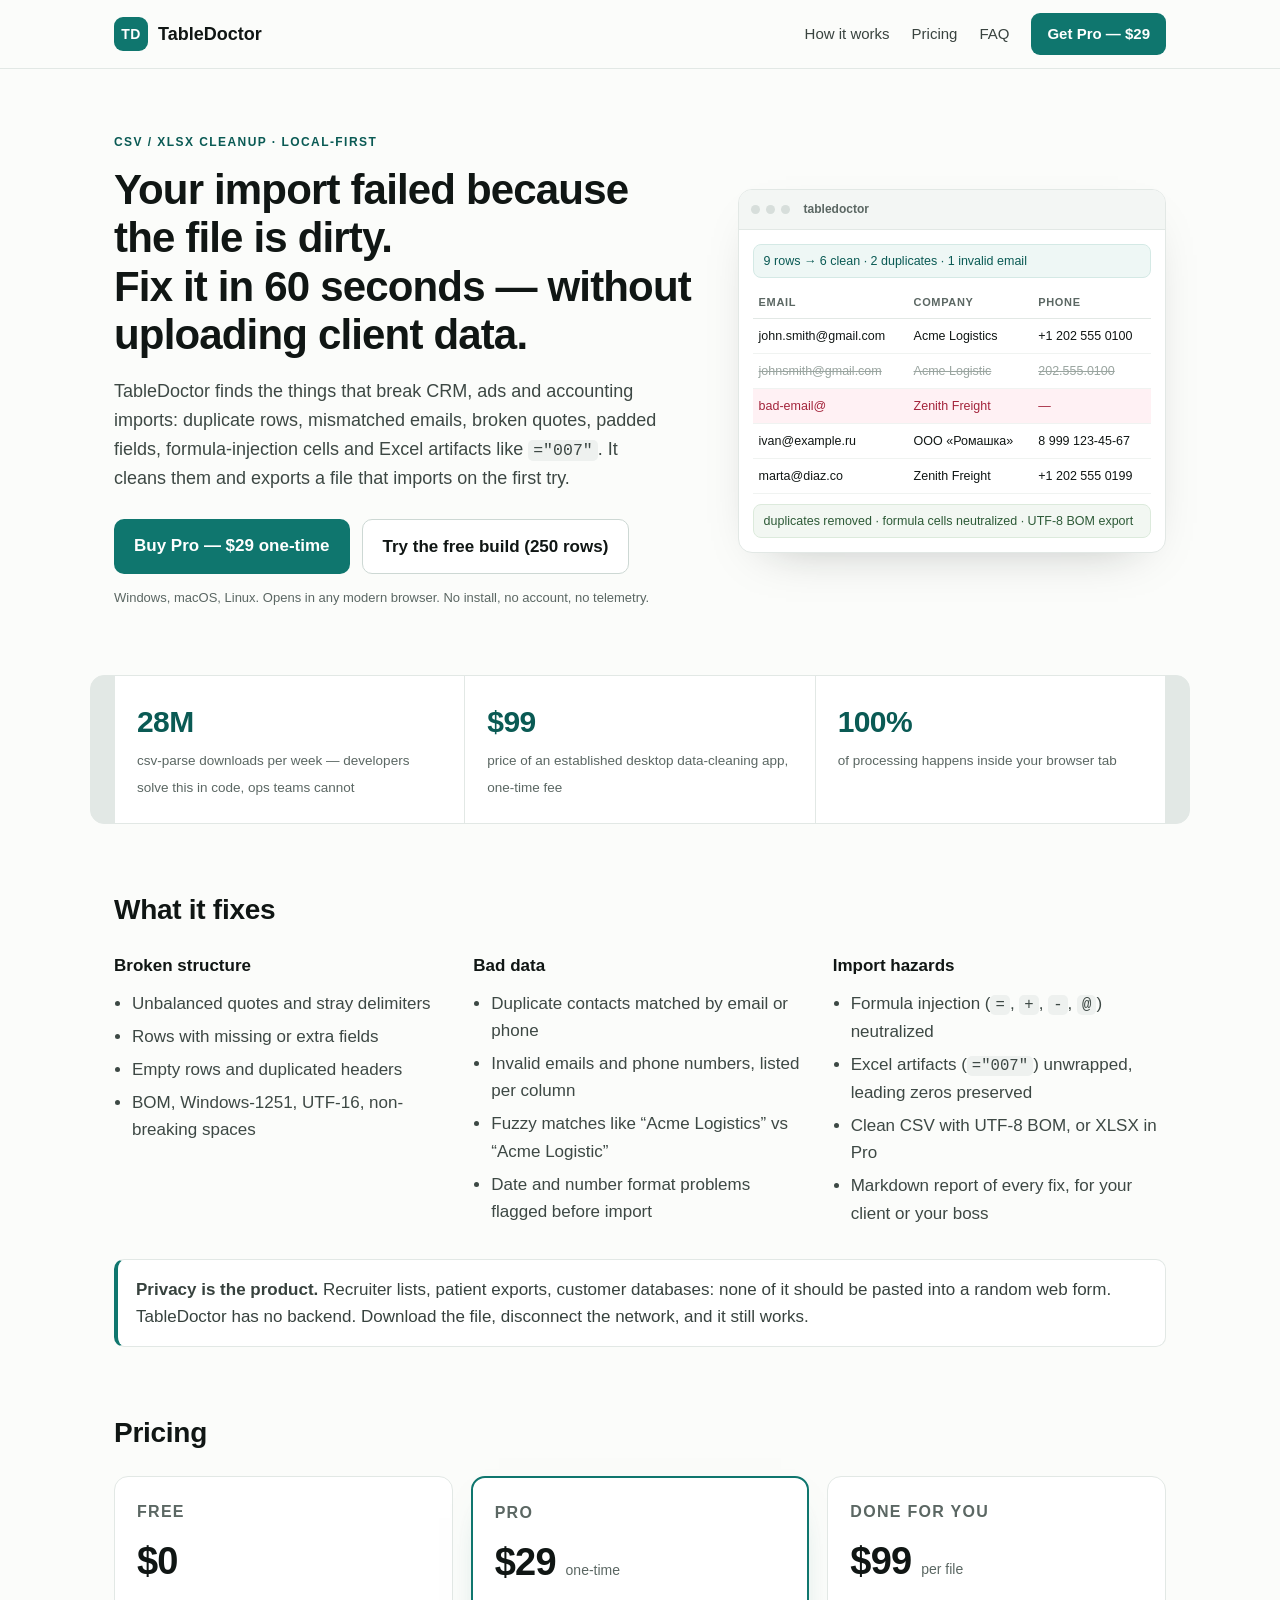
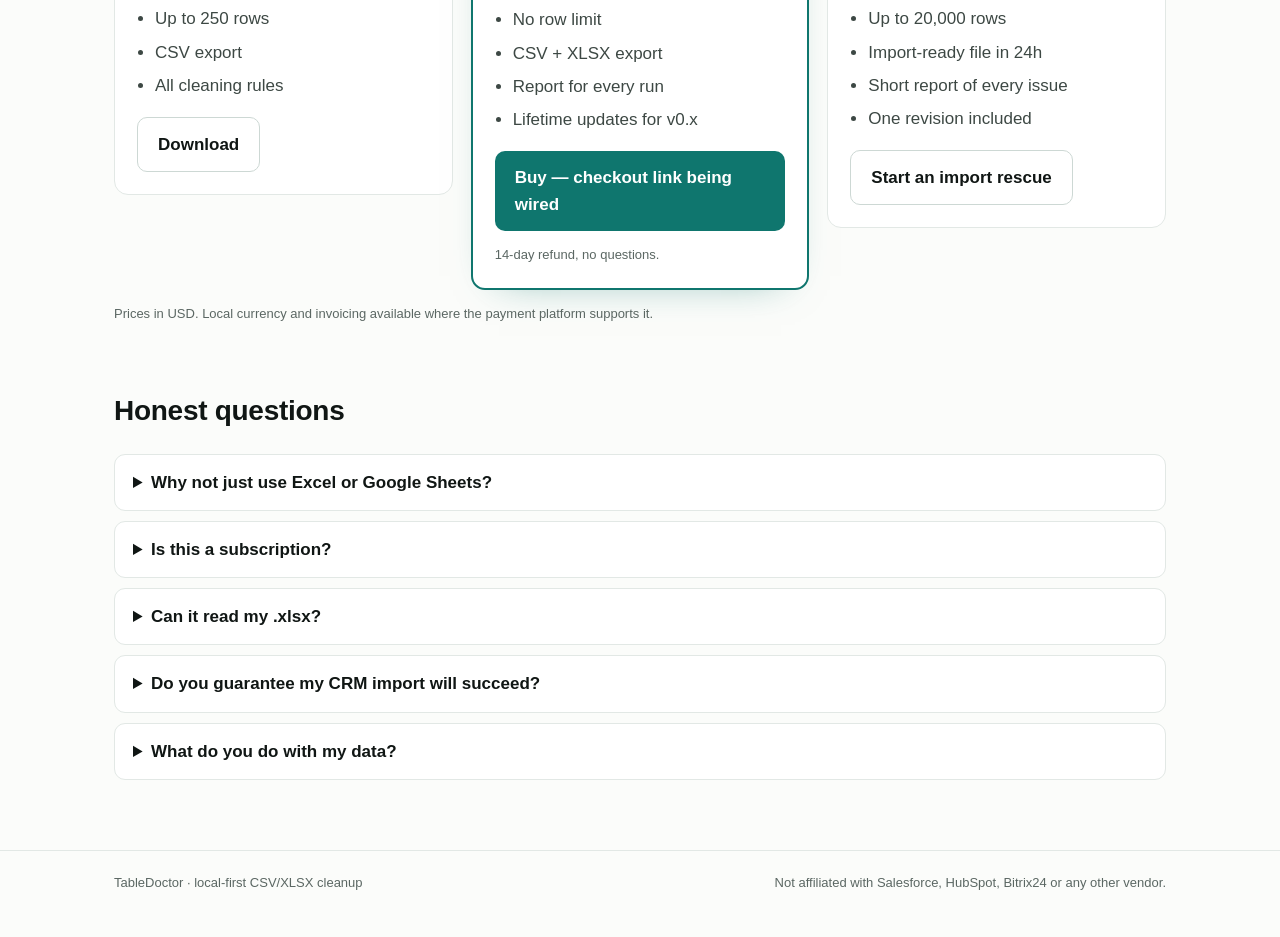
<file: index.html>
<!doctype html>
<html lang="en">
<head>
<meta charset="utf-8">
<meta name="viewport" content="width=device-width, initial-scale=1">
<title>TableDoctor — fix a broken CSV before your CRM import fails</title>
<meta name="description" content="Clean duplicates, broken quotes, bad emails and formula injection in CSV/XLSX files. Runs fully in your browser. No uploads, no subscription.">
<link rel="stylesheet" href="landing.css">
</head>
<body>
<header>
  <div class="wrap nav">
    <a class="logo" href="#top"><span class="mark">TD</span> TableDoctor</a>
    <nav>
      <a href="#how">How it works</a>
      <a href="#pricing">Pricing</a>
      <a href="#faq">FAQ</a>
      <a class="cta" href="#pricing">Get Pro — $29</a>
    </nav>
  </div>
</header>

<main id="top">
  <section class="wrap hero">
    <div>
      <p class="kicker">CSV / XLSX cleanup · local-first</p>
      <h1>Your import failed because the file is dirty.<br>Fix it in 60 seconds — without uploading client data.</h1>
      <p class="lede">TableDoctor finds the things that break CRM, ads and accounting imports: duplicate rows, mismatched emails, broken quotes, padded fields, formula-injection cells and Excel artifacts like <code>="007"</code>. It cleans them and exports a file that imports on the first try.</p>
      <div class="cta-row">
        <a class="btn" href="#pricing">Buy Pro — $29 one-time</a>
        <a class="btn ghost" href="app/index.html">Try the free build (250 rows)</a>
      </div>
      <p class="fine">Windows, macOS, Linux. Opens in any modern browser. No install, no account, no telemetry.</p>
    </div>
    <div class="shot" aria-hidden="true">
      <div class="shot-bar"><span></span><span></span><span></span><b>tabledoctor</b></div>
      <div class="shot-body">
        <div class="pill">9 rows → 6 clean · 2 duplicates · 1 invalid email</div>
        <table class="mini">
          <tr><th>Email</th><th>Company</th><th>Phone</th></tr>
          <tr><td>john.smith@gmail.com</td><td>Acme Logistics</td><td>+1 202 555 0100</td></tr>
          <tr class="strike"><td>johnsmith@gmail.com</td><td>Acme Logistic</td><td>202.555.0100</td></tr>
          <tr class="bad"><td>bad-email@</td><td>Zenith Freight</td><td>—</td></tr>
          <tr><td>ivan@example.ru</td><td>ООО «Ромашка»</td><td>8 999 123-45-67</td></tr>
          <tr><td>marta@diaz.co</td><td>Zenith Freight</td><td>+1 202 555 0199</td></tr>
        </table>
        <div class="pill ok">duplicates removed · formula cells neutralized · UTF-8 BOM export</div>
      </div>
    </div>
  </section>

  <section class="wrap band">
    <div class="stat"><b>28M</b><span>csv-parse downloads per week — developers solve this in code, ops teams cannot</span></div>
    <div class="stat"><b>$99</b><span>price of an established desktop data-cleaning app, one-time fee</span></div>
    <div class="stat"><b>100%</b><span>of processing happens inside your browser tab</span></div>
  </section>

  <section class="wrap" id="how">
    <h2>What it fixes</h2>
    <div class="cols">
      <div><h3>Broken structure</h3><ul>
        <li>Unbalanced quotes and stray delimiters</li>
        <li>Rows with missing or extra fields</li>
        <li>Empty rows and duplicated headers</li>
        <li>BOM, Windows-1251, UTF-16, non-breaking spaces</li>
      </ul></div>
      <div><h3>Bad data</h3><ul>
        <li>Duplicate contacts matched by email or phone</li>
        <li>Invalid emails and phone numbers, listed per column</li>
        <li>Fuzzy matches like “Acme Logistics” vs “Acme Logistic”</li>
        <li>Date and number format problems flagged before import</li>
      </ul></div>
      <div><h3>Import hazards</h3><ul>
        <li>Formula injection (<code>=</code>, <code>+</code>, <code>-</code>, <code>@</code>) neutralized</li>
        <li>Excel artifacts (<code>="007"</code>) unwrapped, leading zeros preserved</li>
        <li>Clean CSV with UTF-8 BOM, or XLSX in Pro</li>
        <li>Markdown report of every fix, for your client or your boss</li>
      </ul></div>
    </div>
    <div class="note">
      <strong>Privacy is the product.</strong> Recruiter lists, patient exports, customer databases: none of it should be pasted into a random web form. TableDoctor has no backend. Download the file, disconnect the network, and it still works.
    </div>
  </section>

  <section class="wrap" id="pricing">
    <h2>Pricing</h2>
    <div class="price-grid">
      <div class="price">
        <h3>Free</h3>
        <p class="amount">$0</p>
        <ul><li>Up to 250 rows</li><li>CSV export</li><li>All cleaning rules</li></ul>
        <a class="btn ghost" href="app/index.html">Download</a>
      </div>
      <div class="price featured">
        <h3>Pro</h3>
        <p class="amount">$29 <small>one-time</small></p>
        <ul><li>No row limit</li><li>CSV + XLSX export</li><li>Report for every run</li><li>Lifetime updates for v0.x</li></ul>
        <a class="btn" href="buy/">Buy — checkout link being wired</a>
        <p class="fine">14-day refund, no questions.</p>
      </div>
      <div class="price">
        <h3>Done for you</h3>
        <p class="amount">$99 <small>per file</small></p>
        <ul><li>Up to 20,000 rows</li><li>Import-ready file in 24h</li><li>Short report of every issue</li><li>One revision included</li></ul>
        <a class="btn ghost" href="buy/#rescue">Start an import rescue</a>
      </div>
    </div>
    <p class="fine">Prices in USD. Local currency and invoicing available where the payment platform supports it.</p>
  </section>

  <section class="wrap" id="faq">
    <h2>Honest questions</h2>
    <details><summary>Why not just use Excel or Google Sheets?</summary><p>They can deduplicate and trim, but they silently change values (leading zeros, dates), do not detect unbalanced quotes or encoding damage, and never tell you which rows were invalid. TableDoctor reports exactly what it changed.</p></details>
    <details><summary>Is this a subscription?</summary><p>No. One payment, the file is yours. There is no server to keep running, so there is nothing to charge you for monthly.</p></details>
    <details><summary>Can it read my .xlsx?</summary><p>Yes, the first sheet, including cells stored as text. Formulas are read as their last displayed value by the bundled SheetJS library.</p></details>
    <details><summary>Do you guarantee my CRM import will succeed?</summary><p>No. It removes the usual data-level causes of failure. Field mapping and CRM-side validation rules remain yours to check — that is why the report lists every change.</p></details>
    <details><summary>What do you do with my data?</summary><p>Nothing: it never reaches us. There is no server, no analytics script and no third-party request after the page loads. You can verify it in the network tab.</p></details>
  </section>
</main>

<footer>
  <div class="wrap foot">
    <span>TableDoctor · local-first CSV/XLSX cleanup</span>
    <span>Not affiliated with Salesforce, HubSpot, Bitrix24 or any other vendor.</span>
  </div>
</footer>
</body>
</html>
</file>
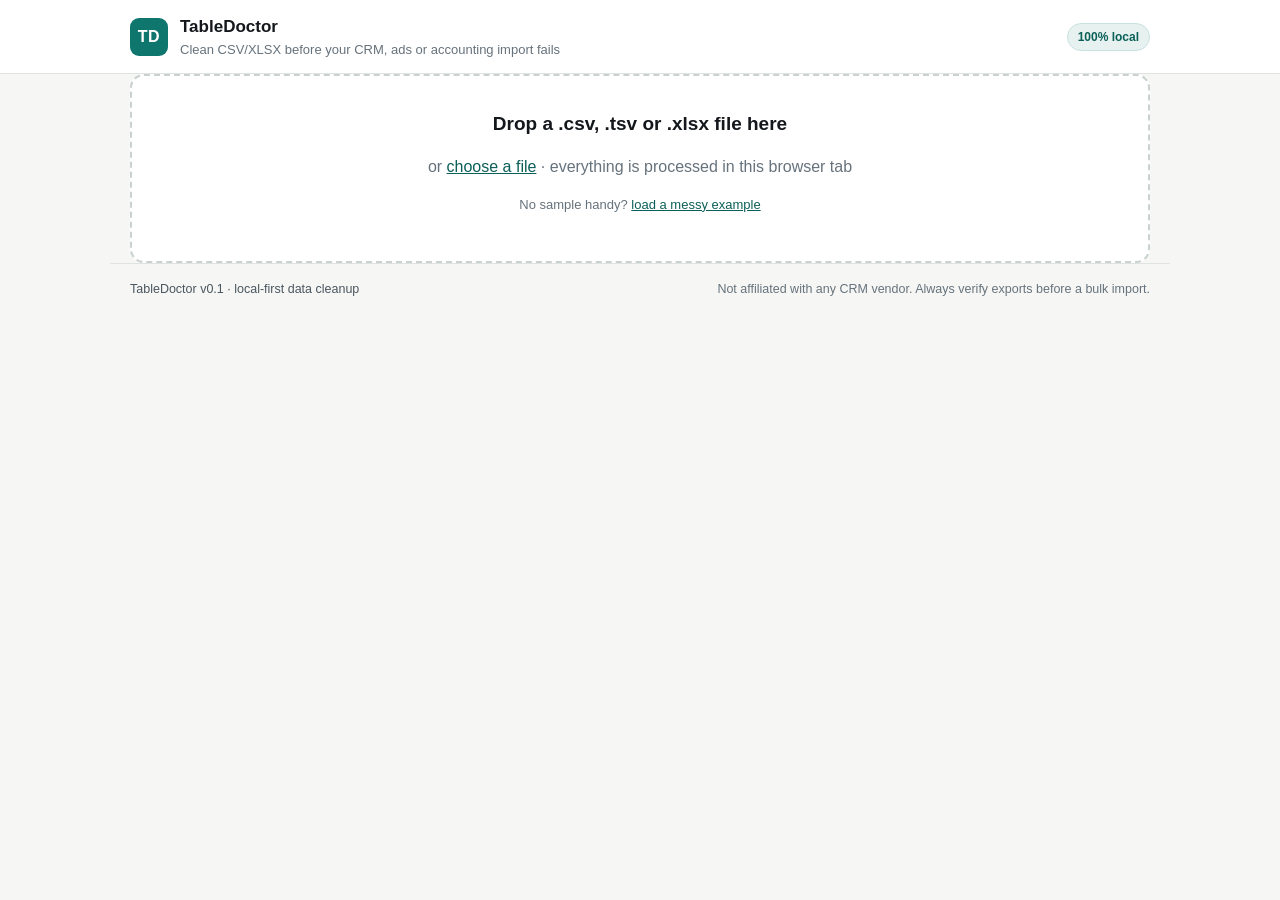
<file: app/index.html>
<!doctype html>
<html lang="en">
<head>
<meta charset="utf-8">
<meta name="viewport" content="width=device-width, initial-scale=1">
<title>TableDoctor Free — clean messy CSV/XLSX</title>
<link rel="stylesheet" href="styles.css">
</head>
<body>
<header class="top">
  <div class="wrap bar">
    <div class="brand">
      <span class="mark">TD</span>
      <div>
        <strong>TableDoctor</strong>
        <span class="tagline">Clean CSV/XLSX before your CRM, ads or accounting import fails</span>
      </div>
    </div>
    <span class="badge" title="No uploads, no accounts, no network calls">100% local</span>
  </div>
</header>

<main class="wrap">
  <section id="drop" class="drop" tabindex="0">
    <p class="drop-title">Drop a .csv, .tsv or .xlsx file here</p>
    <p class="muted">or <button class="link" id="pick">choose a file</button> · everything is processed in this browser tab</p>
    <input type="file" id="file" accept=".csv,.tsv,.txt,.xlsx,.xls" hidden>
    <p class="muted small">No sample handy? <button class="link" id="sample">load a messy example</button></p>
  </section>

  <section class="panel" id="options" hidden>
    <h2>Rules</h2>
    <div class="grid">
      <label>Delimiter
        <select id="delimiter">
          <option value="auto">Auto-detect</option>
          <option value=",">Comma</option>
          <option value=";">Semicolon</option>
          <option value="&#9;">Tab</option>
          <option value="|">Pipe</option>
        </select>
      </label>
      <label>Deduplicate by
        <select id="dedupeMode">
          <option value="normalized">Smart match (email + phone + text)</option>
          <option value="exact">Exact values</option>
          <option value="off">Do not deduplicate</option>
        </select>
      </label>
      <label>Key columns
        <select id="keyColumns" multiple size="4"></select>
      </label>
      <label>When duplicates found
        <select id="keep">
          <option value="first">Keep first</option>
          <option value="last">Keep last</option>
        </select>
      </label>
      <label class="check"><input type="checkbox" id="fuzzy"> Fuzzy match company/name (edit distance ≤ 2)</label>
      <label class="check"><input type="checkbox" id="formula" checked> Neutralize formula injection (=, +, -, @)</label>
    </div>
    <button class="primary" id="run">Clean the table</button>
  </section>

  <section id="results" hidden>
    <div class="cards" id="cards"></div>
    <div id="warnings" class="warn"></div>

    <h2>Columns</h2>
    <div class="scroll"><table id="colTable"></table></div>

    <h2>Preview <span class="muted small" id="previewNote"></span></h2>
    <div class="scroll"><table id="preview"></table></div>

    <h2>Export</h2>
    <div class="actions">
      <button class="primary" id="csv">Download clean CSV</button>
      <button class="primary" id="xlsx">Download XLSX</button>
      <button id="report">Download report (.md)</button>
      <button id="again">Start over</button>
    </div>
    <p class="muted small">Your file never leaves this device. Check the network tab: zero requests after load.</p>
  </section>
</main>

<footer class="wrap foot">
  <span>TableDoctor v0.1 · local-first data cleanup</span>
  <span class="muted">Not affiliated with any CRM vendor. Always verify exports before a bulk import.</span>
</footer>

<script src="vendor/xlsx.full.min.js"></script>
<script>window.TD_LIMITS = {"maxRows":250,"xlsx":false,"label":"Free"};</script>
<script src="core.js"></script>
<script src="app.js"></script>
</body>
</html>
</file>
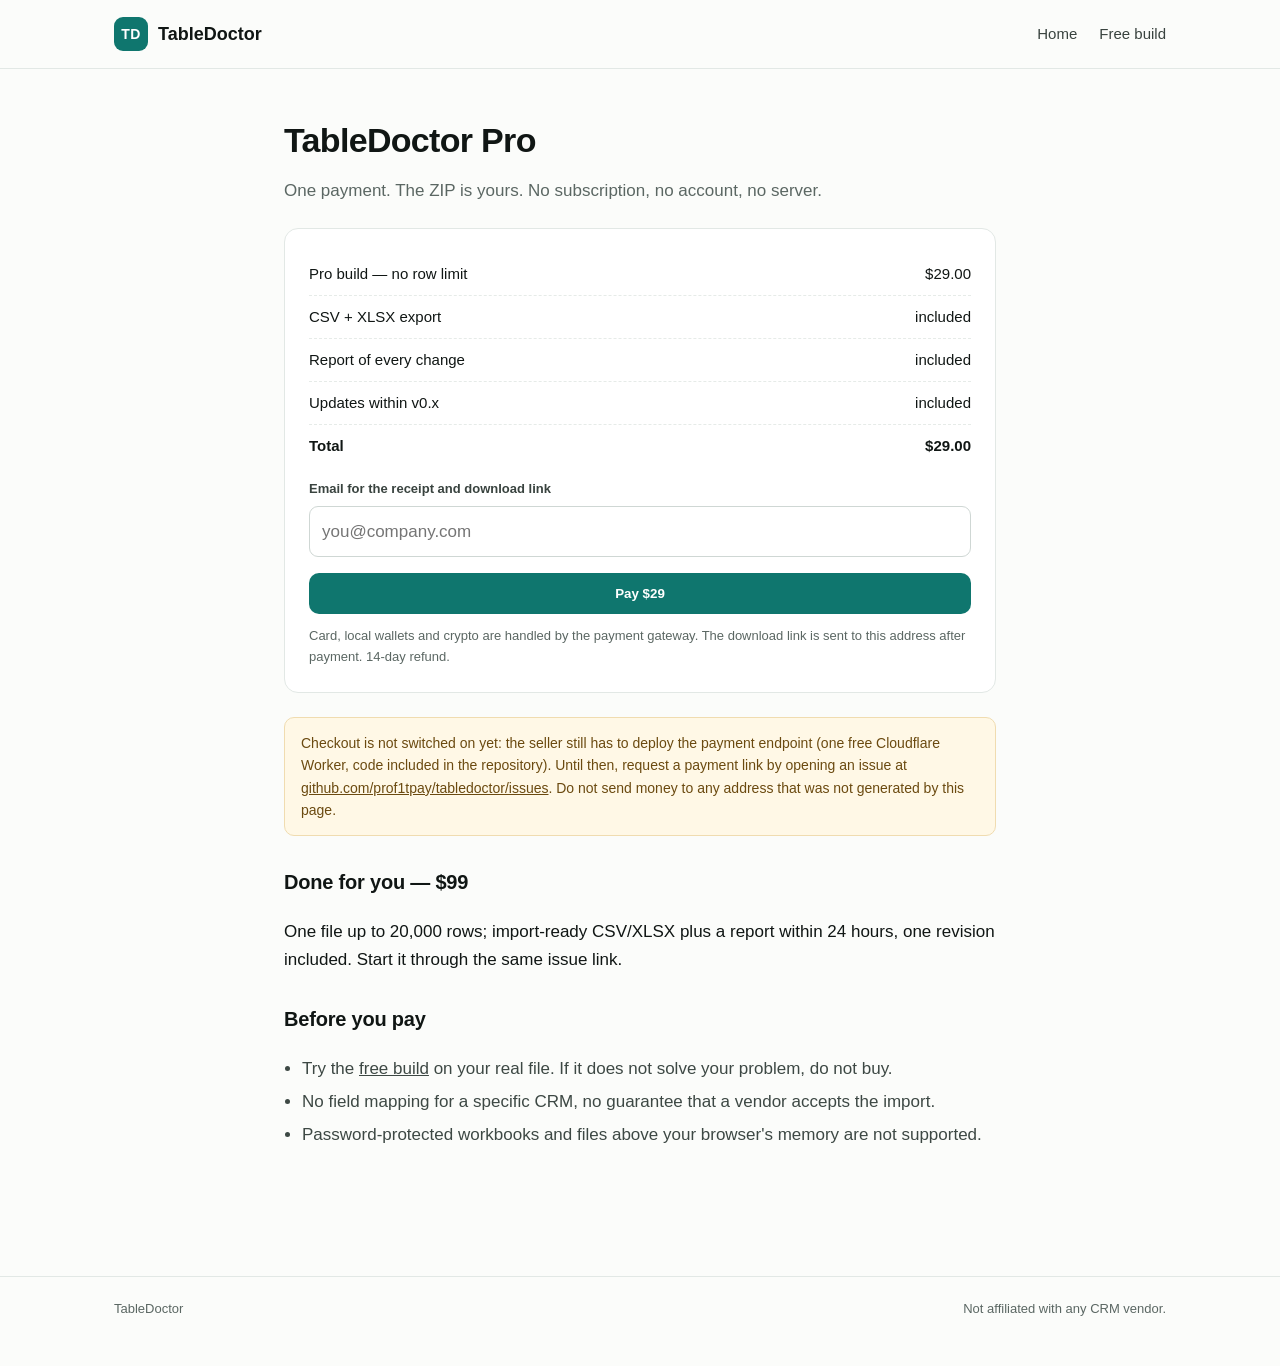
<file: buy/index.html>
<!doctype html>
<html lang="en">
<head>
<meta charset="utf-8">
<meta name="viewport" content="width=device-width, initial-scale=1">
<title>Buy TableDoctor Pro — $29 one-time</title>
<link rel="stylesheet" href="../landing.css">
<style>
.wrap.narrow{max-width:760px;padding:52px 24px}
h1{font-size:34px;margin:0 0 12px}
.buybox{background:#fff;border:1px solid var(--line);border-radius:14px;padding:24px;margin:24px 0}
.row{display:flex;justify-content:space-between;gap:16px;padding:9px 0;border-bottom:1px dashed #e6ebe8;font-size:15px}
.row:last-of-type{border:0;font-weight:700}
.btn{display:block;width:100%;text-align:center;margin-top:16px;border:0;cursor:pointer}
label{display:block;margin:12px 0 0;font-size:13px;font-weight:600;color:#39433f}
input{width:100%;padding:11px 12px;border:1px solid #cfd7d4;border-radius:9px;font:inherit;margin-top:6px}
.note{background:#fff8e6;border:1px solid #f0dcb0;border-radius:10px;padding:14px 16px;font-size:14px;color:#6b4a10;margin-top:18px}
.muted{color:var(--muted)}
ul{padding-left:18px}
</style>
</head>
<body>
<header><div class="wrap nav"><a class="logo" href="../"><span class="mark">TD</span> TableDoctor</a><nav><a href="../">Home</a><a href="../app/">Free build</a></nav></div></header>
<main class="wrap narrow">
  <h1>TableDoctor Pro</h1>
  <p class="muted">One payment. The ZIP is yours. No subscription, no account, no server.</p>

  <div class="buybox">
    <div class="row"><span>Pro build — no row limit</span><span>$29.00</span></div>
    <div class="row"><span>CSV + XLSX export</span><span>included</span></div>
    <div class="row"><span>Report of every change</span><span>included</span></div>
    <div class="row"><span>Updates within v0.x</span><span>included</span></div>
    <div class="row"><span>Total</span><span>$29.00</span></div>

    <label for="email">Email for the receipt and download link</label>
    <input id="email" type="email" placeholder="you@company.com" autocomplete="email">
    <button class="btn" id="pay" type="button">Pay $29</button>
    <p class="muted" id="msg" style="font-size:13px;margin:12px 0 0">Card, local wallets and crypto are handled by the payment gateway. The download link is sent to this address after payment. 14-day refund.</p>
  </div>

  <div class="note" id="fallback">
    Checkout is not switched on yet: the seller still has to deploy the payment endpoint (one free Cloudflare Worker, code included in the repository).
    Until then, request a payment link by opening an issue at
    <a href="https://github.com/prof1tpay/tabledoctor/issues/new">github.com/prof1tpay/tabledoctor/issues</a>.
    Do not send money to any address that was not generated by this page.
  </div>

  <h2 style="font-size:20px;margin-top:30px">Done for you — $99</h2>
  <p>One file up to 20,000 rows; import-ready CSV/XLSX plus a report within 24 hours, one revision included. Start it through the same issue link.</p>

  <h2 style="font-size:20px;margin-top:30px">Before you pay</h2>
  <ul>
    <li>Try the <a href="../app/">free build</a> on your real file. If it does not solve your problem, do not buy.</li>
    <li>No field mapping for a specific CRM, no guarantee that a vendor accepts the import.</li>
    <li>Password-protected workbooks and files above your browser's memory are not supported.</li>
  </ul>
</main>
<footer><div class="wrap foot"><span>TableDoctor</span><span>Not affiliated with any CRM vendor.</span></div></footer>
<script src="checkout-config.js"></script>
<script>
(function(){
  var cfg = window.TD_CHECKOUT || {};
  var btn = document.getElementById("pay");
  var msg = document.getElementById("msg");
  btn.addEventListener("click", async function(){
    var email = document.getElementById("email").value.trim();
    if (!/^[^@\s]+@[^@\s]+\.[^@\s]+$/.test(email)) { msg.textContent = "Enter a valid email first."; return; }
    if (!cfg.endpoint) { document.getElementById("fallback").scrollIntoView({behavior:"smooth"}); return; }
    btn.disabled = true; msg.textContent = "Creating a secure payment page…";
    try {
      var r = await fetch(cfg.endpoint.replace(/\/$/, "") + "/checkout", {
        method: "POST", headers: { "content-type": "application/json" },
        body: JSON.stringify({ product: "pro", email: email })
      });
      var data = await r.json();
      if (data.url) { location.href = data.url; return; }
      msg.textContent = "Payment could not be created: " + (data.error || r.status);
    } catch (e) { msg.textContent = "Network error: " + e.message; }
    btn.disabled = false;
  });
})();
</script>
</body>
</html>
</file>
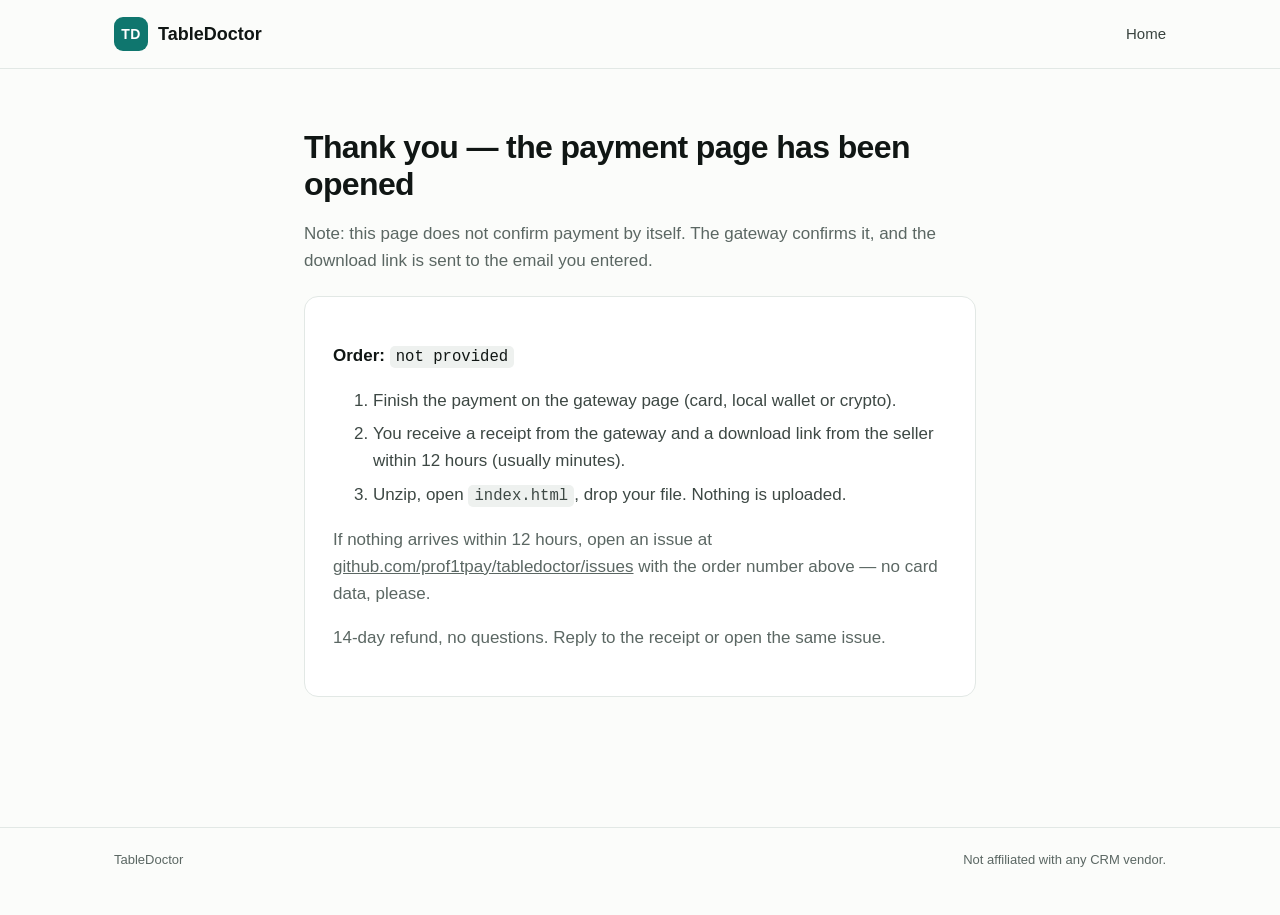
<file: thanks/index.html>
<!doctype html>
<html lang="en">
<head>
<meta charset="utf-8">
<meta name="viewport" content="width=device-width, initial-scale=1">
<title>Payment received — TableDoctor</title>
<link rel="stylesheet" href="../landing.css">
<style>
.wrap.narrow{max-width:720px;padding:60px 24px}
.box{background:#fff;border:1px solid var(--line);border-radius:14px;padding:28px;margin-top:22px}
h1{font-size:32px;margin:0 0 12px}
code{background:#eef1ef;padding:2px 6px;border-radius:5px}
ul{padding-left:18px}
.muted{color:var(--muted)}
</style>
</head>
<body>
<header><div class="wrap nav"><a class="logo" href="../"><span class="mark">TD</span> TableDoctor</a><nav><a href="../">Home</a></nav></div></header>
<main class="wrap narrow">
  <h1>Thank you — the payment page has been opened</h1>
  <p class="muted">Note: this page does not confirm payment by itself. The gateway confirms it, and the download link is sent to the email you entered.</p>

  <div class="box">
    <p><strong>Order:</strong> <code id="order">—</code></p>
    <ol>
      <li>Finish the payment on the gateway page (card, local wallet or crypto).</li>
      <li>You receive a receipt from the gateway and a download link from the seller within 12 hours (usually minutes).</li>
      <li>Unzip, open <code>index.html</code>, drop your file. Nothing is uploaded.</li>
    </ol>
    <p class="muted">If nothing arrives within 12 hours, open an issue at
      <a href="https://github.com/prof1tpay/tabledoctor/issues/new">github.com/prof1tpay/tabledoctor/issues</a>
      with the order number above — no card data, please.</p>
    <p class="muted">14-day refund, no questions. Reply to the receipt or open the same issue.</p>
  </div>
</main>
<footer><div class="wrap foot"><span>TableDoctor</span><span>Not affiliated with any CRM vendor.</span></div></footer>
<script>
var p = new URLSearchParams(location.search);
document.getElementById("order").textContent = p.get("order") || "not provided";
</script>
</body>
</html>
</file>
<file: landing.css>
:root{
  --bg:#fbfcfa; --ink:#101614; --muted:#5b6763; --line:#e2e8e5;
  --accent:#0f766e; --accent-2:#0a5a54; --soft:#eef7f5;
}
*{box-sizing:border-box}
html{scroll-behavior:smooth}
body{margin:0;background:var(--bg);color:var(--ink);
  font:17px/1.6 -apple-system,BlinkMacSystemFont,"Segoe UI",Roboto,Helvetica,Arial,sans-serif;
  -webkit-font-smoothing:antialiased}
.wrap{max-width:1100px;margin:0 auto;padding:0 24px}
a{color:inherit}
header{position:sticky;top:0;background:rgba(251,252,250,.92);backdrop-filter:blur(8px);border-bottom:1px solid var(--line);z-index:10}
.nav{display:flex;align-items:center;justify-content:space-between;gap:20px;height:68px}
.logo{display:flex;align-items:center;gap:10px;font-weight:750;text-decoration:none;font-size:18px}
.mark{display:grid;place-items:center;width:34px;height:34px;border-radius:9px;background:var(--accent);color:#fff;font-size:14px;letter-spacing:.5px}
nav{display:flex;align-items:center;gap:22px;font-size:15px}
nav a{text-decoration:none;color:#39433f}
nav a:hover{color:var(--accent-2)}
nav .cta{background:var(--accent);color:#fff;padding:9px 16px;border-radius:9px;font-weight:600}
.hero{display:grid;grid-template-columns:1.15fr .85fr;gap:44px;align-items:center;padding:64px 24px 40px}
.kicker{text-transform:uppercase;letter-spacing:.12em;font-size:12px;color:var(--accent-2);font-weight:700;margin:0 0 14px}
h1{font-size:42px;line-height:1.15;letter-spacing:-.02em;margin:0 0 18px;font-weight:780}
.lede{font-size:18px;color:#3d4844;margin:0 0 26px;max-width:56ch}
code{background:#eef1ef;padding:1px 5px;border-radius:5px;font-size:.92em}
.cta-row{display:flex;gap:12px;flex-wrap:wrap}
.btn{display:inline-block;background:var(--accent);color:#fff;text-decoration:none;padding:13px 20px;border-radius:10px;font-weight:650}
.btn:hover{background:var(--accent-2)}
.btn.ghost{background:#fff;color:var(--ink);border:1px solid #cdd8d4}
.btn.ghost:hover{border-color:var(--accent);color:var(--accent-2)}
.fine{font-size:13px;color:var(--muted);margin:14px 0 0}
.shot{background:#fff;border:1px solid var(--line);border-radius:14px;box-shadow:0 18px 50px -30px rgba(16,22,20,.35);overflow:hidden}
.shot-bar{display:flex;align-items:center;gap:6px;padding:10px 12px;border-bottom:1px solid var(--line);background:#f3f6f4}
.shot-bar span{width:9px;height:9px;border-radius:50%;background:#d7dedb}
.shot-bar b{margin-left:8px;font-size:12px;color:var(--muted);font-weight:600}
.shot-body{padding:14px}
.pill{font-size:12.5px;background:var(--soft);color:var(--accent-2);border:1px solid #d4e9e5;padding:6px 10px;border-radius:8px;margin-bottom:10px}
.pill.ok{margin-top:10px;margin-bottom:0;background:#f2f7f2;border-color:#dceadc;color:#2d5a37}
.mini{width:100%;border-collapse:collapse;font-size:12.5px}
.mini th{text-align:left;font-size:11px;text-transform:uppercase;letter-spacing:.06em;color:var(--muted);padding:6px 6px;border-bottom:1px solid var(--line)}
.mini td{padding:7px 6px;border-bottom:1px solid #f0f3f1;white-space:nowrap;overflow:hidden;text-overflow:ellipsis;max-width:150px}
.mini tr.strike td{color:#9aa5a0;text-decoration:line-through}
.mini tr.bad td{background:#fff1f4;color:#a3243b}
.band{display:grid;grid-template-columns:repeat(3,1fr);gap:1px;background:var(--line);border:1px solid var(--line);border-radius:14px;overflow:hidden;margin:26px auto 0}
.stat{background:#fff;padding:22px}
.stat b{display:block;font-size:30px;letter-spacing:-.02em;color:var(--accent-2)}
.stat span{font-size:13.5px;color:var(--muted)}
h2{font-size:28px;letter-spacing:-.01em;margin:64px 0 20px}
.cols{display:grid;grid-template-columns:repeat(3,1fr);gap:26px}
h3{font-size:17px;margin:0 0 10px}
ul{margin:0;padding-left:18px}
li{margin:6px 0;color:#3d4844}
.note{margin-top:26px;background:#fff;border:1px solid var(--line);border-left:4px solid var(--accent);border-radius:10px;padding:16px 18px;color:#37423e}
.price-grid{display:grid;grid-template-columns:repeat(3,1fr);gap:18px;align-items:start}
.price{background:#fff;border:1px solid var(--line);border-radius:14px;padding:22px}
.price.featured{border:2px solid var(--accent);box-shadow:0 14px 40px -28px rgba(15,118,110,.6)}
.price h3{margin:0 0 6px;font-size:16px;text-transform:uppercase;letter-spacing:.08em;color:var(--muted)}
.amount{font-size:38px;font-weight:760;margin:0 0 14px;letter-spacing:-.02em}
.amount small{font-size:14px;font-weight:500;color:var(--muted);letter-spacing:0}
.price ul{margin-bottom:18px}
#faq details{background:#fff;border:1px solid var(--line);border-radius:11px;padding:14px 18px;margin-bottom:10px}
#faq summary{cursor:pointer;font-weight:620}
#faq p{color:#3d4844;margin:10px 0 2px}
footer{border-top:1px solid var(--line);margin-top:70px}
.foot{display:flex;justify-content:space-between;gap:16px;flex-wrap:wrap;padding:22px 24px 46px;font-size:13px;color:var(--muted)}
@media (max-width:900px){
  .hero{grid-template-columns:1fr;padding-top:40px;gap:30px}
  h1{font-size:33px}
  .cols,.price-grid,.band{grid-template-columns:1fr}
  nav a:not(.cta){display:none}
}
</file>
<file: app/styles.css>
:root{
  --bg:#f6f7f5; --panel:#fff; --ink:#14181c; --muted:#66727c; --line:#dfe4e2;
  --accent:#0f766e; --accent-2:#0b5f59; --warn:#8a4b0f; --warn-bg:#fff6e8;
  --bad:#a3243b; --bad-bg:#fff0f3; --good:#1c5f3f;
}
*{box-sizing:border-box}
html,body{margin:0}
body{
  background:var(--bg); color:var(--ink);
  font:16px/1.5 -apple-system,BlinkMacSystemFont,"Segoe UI",Roboto,Helvetica,Arial,sans-serif;
  -webkit-font-smoothing:antialiased;
}
.wrap{max-width:1060px;margin:0 auto;padding:0 20px}
.top{background:var(--panel);border-bottom:1px solid var(--line);position:sticky;top:0;z-index:5}
.bar{display:flex;align-items:center;justify-content:space-between;gap:16px;padding:14px 20px;max-width:1060px;margin:0 auto}
.brand{display:flex;align-items:center;gap:12px}
.mark{display:grid;place-items:center;width:38px;height:38px;border-radius:9px;background:var(--accent);color:#fff;font-weight:700;letter-spacing:.5px}
.brand strong{display:block;font-size:17px}
.tagline{display:block;color:var(--muted);font-size:13px}
.badge{background:#e7f2f0;color:var(--accent-2);border:1px solid #c7e2de;border-radius:999px;padding:4px 10px;font-size:12px;font-weight:600;white-space:nowrap}

main{padding:26px 0 40px}
.drop{
  background:var(--panel);border:2px dashed #c9d2cf;border-radius:14px;padding:34px 20px;text-align:center;
  transition:border-color .15s, background .15s;
}
.drop.over{border-color:var(--accent);background:#f0faf8}
.drop-title{margin:0 0 6px;font-size:19px;font-weight:650}
.muted{color:var(--muted)}
.small{font-size:13px}
.link{background:none;border:none;padding:0;color:var(--accent-2);text-decoration:underline;cursor:pointer;font:inherit}
button{cursor:pointer;font:inherit}
.primary{background:var(--accent);color:#fff;border:1px solid var(--accent);border-radius:9px;padding:10px 16px;font-weight:600}
.primary:hover{background:var(--accent-2)}
button:not(.primary):not(.link){background:#fff;border:1px solid #cfd7d4;border-radius:9px;padding:10px 14px}
.panel{background:var(--panel);border:1px solid var(--line);border-radius:14px;padding:20px;margin-top:18px}
h2{font-size:15px;letter-spacing:.04em;text-transform:uppercase;color:var(--muted);margin:26px 0 10px}
.grid{display:grid;grid-template-columns:repeat(auto-fit,minmax(230px,1fr));gap:14px}
label{display:flex;flex-direction:column;gap:6px;font-size:13px;font-weight:600;color:#3a444d}
select{padding:9px 10px;border:1px solid #cfd7d4;border-radius:8px;background:#fff;font:inherit;font-weight:400}
label.check{flex-direction:row;align-items:center;gap:8px;font-weight:400}
.panel .primary{margin-top:16px}

.cards{display:grid;grid-template-columns:repeat(auto-fit,minmax(150px,1fr));gap:12px;margin-top:22px}
.card{background:var(--panel);border:1px solid var(--line);border-radius:12px;padding:14px}
.card b{display:block;font-size:26px;line-height:1.1;font-variant-numeric:tabular-nums}
.card span{color:var(--muted);font-size:13px}
.card.bad b{color:var(--bad)}
.card.good b{color:var(--good)}
.warn{margin-top:12px}
.warn div{background:var(--warn-bg);border:1px solid #f0dcbd;color:var(--warn);border-radius:9px;padding:9px 12px;font-size:14px;margin-bottom:6px}
.scroll{overflow:auto;border:1px solid var(--line);border-radius:11px;background:var(--panel);max-height:430px}
table{border-collapse:collapse;width:100%;font-size:13.5px}
th,td{padding:8px 10px;border-bottom:1px solid #edf0ee;text-align:left;white-space:nowrap;max-width:340px;overflow:hidden;text-overflow:ellipsis}
th{position:sticky;top:0;background:#f2f5f3;font-size:12px;text-transform:uppercase;letter-spacing:.04em;color:var(--muted);z-index:1}
td.num{font-variant-numeric:tabular-nums}
td.bad{background:var(--bad-bg);color:var(--bad)}
td.empty{color:#aab3ae}
tbody tr:hover td{background:#f7faf9}
.actions{display:flex;flex-wrap:wrap;gap:10px}
.foot{display:flex;justify-content:space-between;gap:12px;flex-wrap:wrap;border-top:1px solid var(--line);padding:16px 20px 40px;font-size:12.5px;color:#4a555e}
@media (max-width:640px){
  .tagline{display:none}
  .bar{padding:12px 16px}
  .wrap{padding:0 14px}
}
</file>
